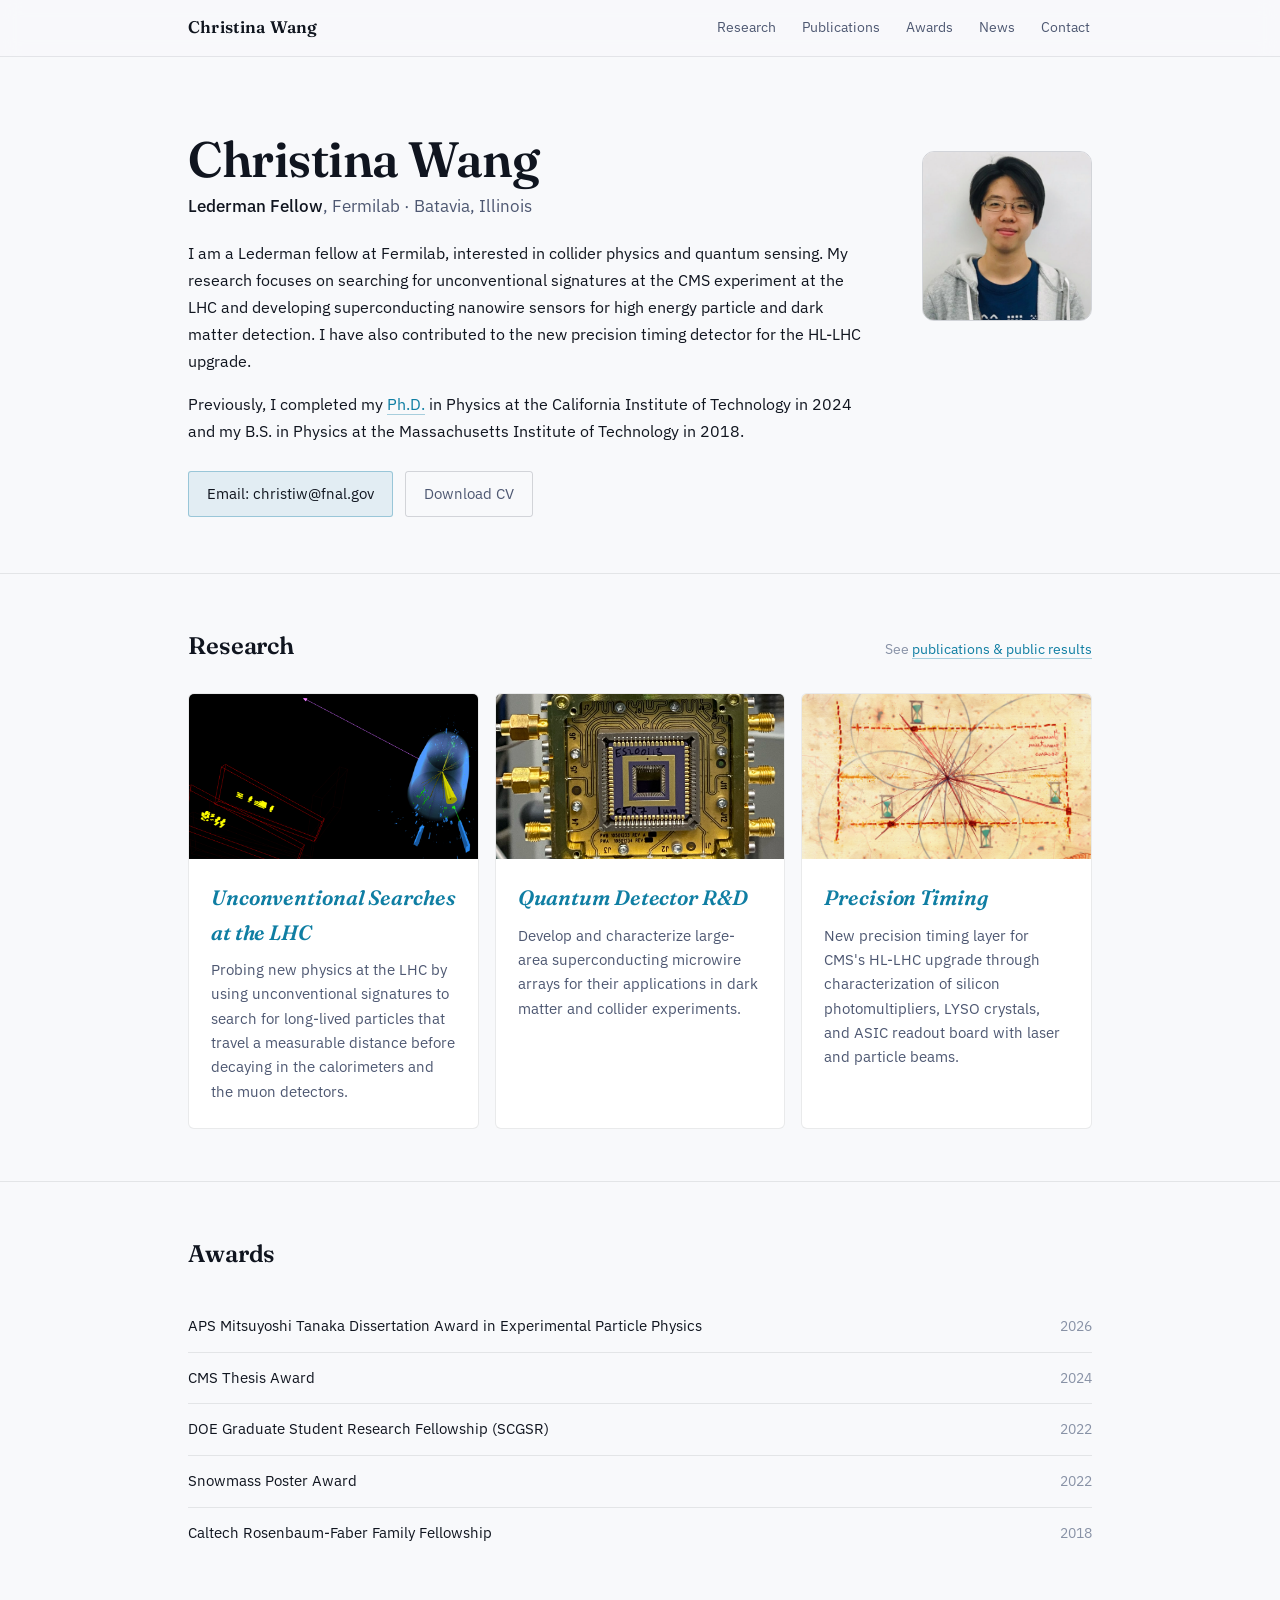
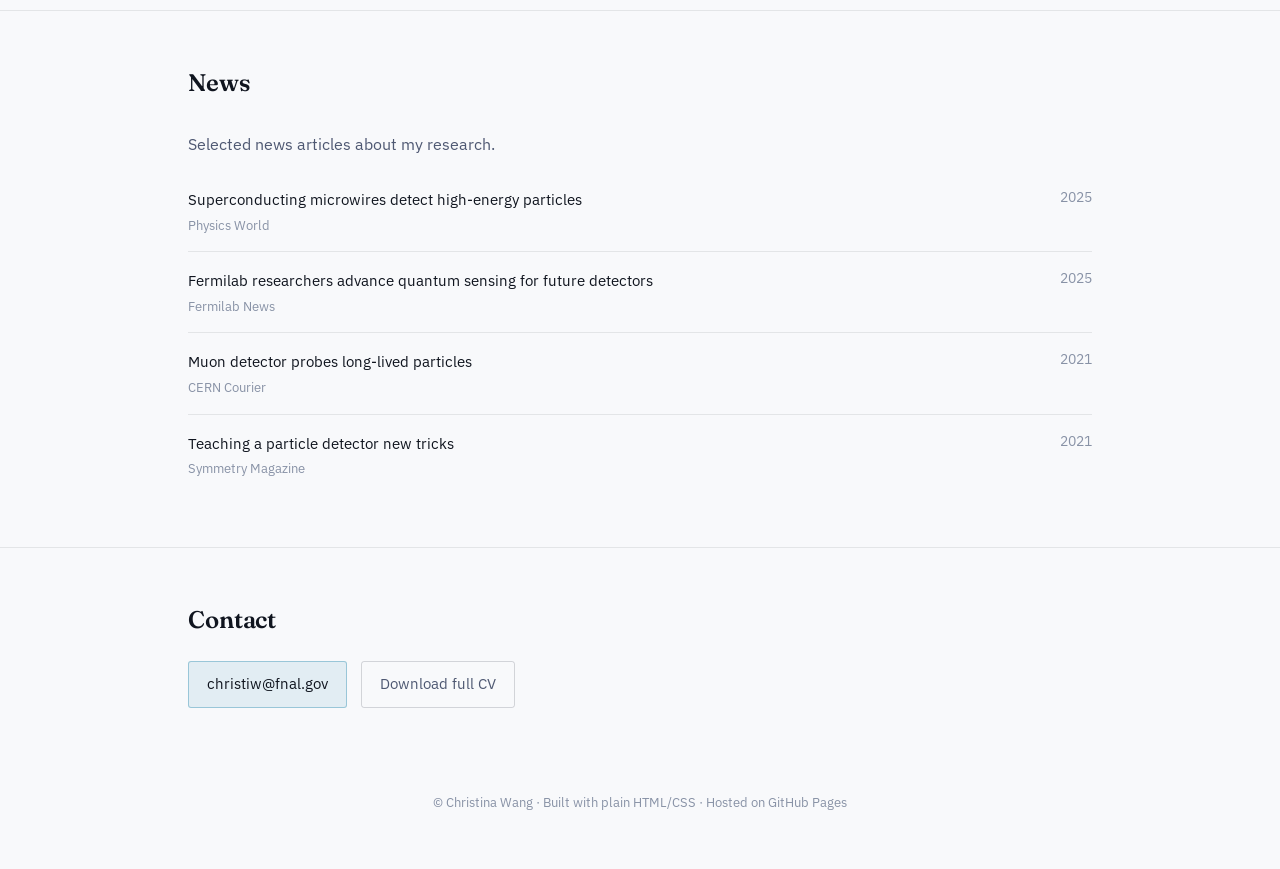
<file: index.html>
<!DOCTYPE html>
<html lang="en">
<head>
<meta charset="UTF-8">
<meta name="viewport" content="width=device-width, initial-scale=1.0">
<title>Christina Wang</title>
<link rel="icon" type="image/svg+xml" href="images/favicon.svg">
<meta name="google-site-verification" content="Y-9WrHPuITesqAHfCeSwijWd9u9XLkFRw5fLsBdk0gA" />
<meta name="description" content="Christina Wang, Lederman Fellow at Fermilab. Searches for long-lived particles at the CMS experiment and develops superconducting nanowire sensors for quantum sensing and dark matter detection.">
<link rel="canonical" href="https://christinaw97.github.io/">
<link rel="preconnect" href="https://fonts.googleapis.com">
<link rel="preconnect" href="https://fonts.gstatic.com" crossorigin>
<link href="https://fonts.googleapis.com/css2?family=Fraunces:opsz,wght,ital@9..144,400..600,0..1&family=IBM+Plex+Sans:wght@400;500;600&family=IBM+Plex+Mono:wght@400;500&display=swap" rel="stylesheet">
<link rel="stylesheet" href="style.css">
<!-- Google tag (gtag.js) -->
<script async src="https://www.googletagmanager.com/gtag/js?id=G-54VJVSNTWV"></script>
<script>
  window.dataLayer = window.dataLayer || [];
  function gtag(){dataLayer.push(arguments);}
  gtag('js', new Date());

  gtag('config', 'G-54VJVSNTWV');
</script>
</head>
<body>

<nav>
  <div class="nav-inner">
    <a class="nav-mark" href="#top">Christina Wang</a>
    <div class="nav-links">
      <a href="#research">Research</a>
      <a href="publications.html">Publications</a>
      <a href="#awards">Awards</a>
      <a href="#news">News</a>
      <a href="#contact">Contact</a>
    </div>
  </div>
</nav>

<div id="top"></div>

<header class="hero">
  <div class="wrap hero-grid">
    <div>
      <h1 class="name">Christina Wang</h1>
      <p class="role"><strong>Lederman Fellow</strong>, Fermilab · Batavia, Illinois</p>
      <p class="tagline">I am a Lederman fellow at Fermilab, interested in collider physics and quantum sensing. My research focuses on searching for unconventional signatures at the CMS experiment at the LHC and developing superconducting nanowire sensors for high energy particle and dark matter detection. I have also contributed to the new precision timing detector for the HL-LHC upgrade. </p>
      <p class="tagline">Previously, I completed my <a href="https://thesis.caltech.edu/16320/" target="_blank" rel="noopener">Ph.D.</a> in Physics at the California Institute of Technology in 2024 and my B.S. in Physics at the Massachusetts Institute of Technology in 2018.
      </p>
      <div class="hero-actions">
        <a class="btn btn-primary" href="mailto:christiw@fnal.gov">Email: christiw@fnal.gov</a>
        <a class="btn btn-ghost" href="Christina_Wang_CV.pdf" target="_blank" rel="noopener">Download CV</a>
      </div>
    </div>
    <img class="hero-photo" src="profile.png" alt="Christina Wang">
  </div>
</header>

<section id="research">
  <div class="wrap">
    <div class="section-head">
      <h2>Research</h2>
      <p class="section-note">See <a href="publications.html">publications & public results</a></p>
    </div>
    <div class="card-grid">
      <a class="card" href="publications.html#unconventional-searches-at-the-lhc">
        <img class="card-img" src="images/LLP.png" alt="">
        <div class="card-body">
          <h3><span class="card-title">Unconventional Searches at the LHC</span></h3>
          <p>Probing new physics at the LHC by using unconventional signatures to search for long-lived particles that travel a measurable distance before decaying in the calorimeters and the muon detectors.</p>
        </div>
      </a>
      <a class="card" href="publications.html#superconducting-nanowire-detectors">
        <img class="card-img" src="images/snspd.png" alt="">
        <div class="card-body">
          <h3><span class="card-title">Quantum Detector R&D</span></h3>
          <p>Develop and characterize large-area superconducting microwire arrays for their applications in dark matter and collider experiments.</p>
        </div>
      </a>
      <a class="card" href="publications.html#precision-timing">
        <img class="card-img" src="images/timing.png" alt="">
        <div class="card-body">
          <h3><span class="card-title">Precision Timing</span></h3>
          <p>New precision timing layer for CMS's HL-LHC upgrade through characterization of silicon photomultipliers, LYSO crystals, and ASIC readout board with laser and particle beams.</p>
        </div>
      </a>
    </div>
  </div>
</section>

<section id="awards">
  <div class="wrap">
    <div class="section-head">
      <h2>Awards</h2>
    </div>

    <div class="list-2col">
      <div class="entry"><a class="entry-name" href="https://www.aps.org/funding-recognition/award/mitsuyoshi-tanaka-dissertation" target="_blank" rel="noopener">APS Mitsuyoshi Tanaka Dissertation Award in Experimental Particle Physics</a><span class="entry-year">2026</span></div>
      <div class="entry"><a class="entry-name" href="https://cms.cern/news/cms-phd-thesis-award-winners-2024" target="_blank" rel="noopener">CMS Thesis Award</a><span class="entry-year">2024</span></div>
      <div class="entry"><span class="entry-name">DOE Graduate Student Research Fellowship (SCGSR)</span><span class="entry-year">2022</span></div>
      <div class="entry"><a class="entry-name" href="https://indico.fnal.gov/event/22303/contributions/243735/" target="_blank" rel="noopener">Snowmass Poster Award</a><span class="entry-year">2022</span></div>
      <div class="entry"><span class="entry-name">Caltech Rosenbaum-Faber Family Fellowship</span><span class="entry-year">2018</span></div>
    </div>
  </div>
</section>

<section id="news">
  <div class="wrap">
    <div class="section-head">
      <h2>News</h2>
    </div>
        <p>Selected news articles about my research.</p>

    <div class="news-item">
      <div>
        <a class="news-text" href="https://physicsworld.com/a/superconducting-microwires-detect-high-energy-particles/" target="_blank" rel="noopener">Superconducting microwires detect high-energy particles</a>
        <div class="news-sub">Physics World</div>
      </div>
      <div class="news-year">2025</div>
    </div>
    <div class="news-item">
      <div>
        <a class="news-text" href="https://news.fnal.gov/2025/05/fermilab-researchers-advance-quantum-sensing-for-future-detectors/" target="_blank" rel="noopener">Fermilab researchers advance quantum sensing for future detectors</a>
        <div class="news-sub">Fermilab News</div>
      </div>
      <div class="news-year">2025</div>
    </div>
    <div class="news-item">
      <div>
        <a class="news-text" href="https://cerncourier.com/a/muon-detector-probes-long-lived-particles/" target="_blank" rel="noopener">Muon detector probes long-lived particles</a>
        <div class="news-sub">CERN Courier</div>
      </div>
      <div class="news-year">2021</div>
    </div>
    <div class="news-item">
      <div>
        <a class="news-text" href="https://www.symmetrymagazine.org/article/teaching-a-particle-detector-new-tricks?language_content_entity=und" target="_blank" rel="noopener">Teaching a particle detector new tricks</a>
        <div class="news-sub">Symmetry Magazine</div>
      </div>
      <div class="news-year">2021</div>
    </div>
  </div>
</section>


<section id="contact">
  <div class="wrap">
    <h2>Contact</h2>
    <div class="contact-row">
      <a class="btn btn-primary" href="mailto:christiw@fnal.gov">christiw@fnal.gov</a>
      <a class="btn btn-ghost" href="Christina_Wang_CV.pdf" target="_blank" rel="noopener">Download full CV</a>
    </div>
  </div>
</section>

<footer>
  © Christina Wang · Built with plain HTML/CSS · Hosted on GitHub Pages
</footer>

</body>
</html>
</file>
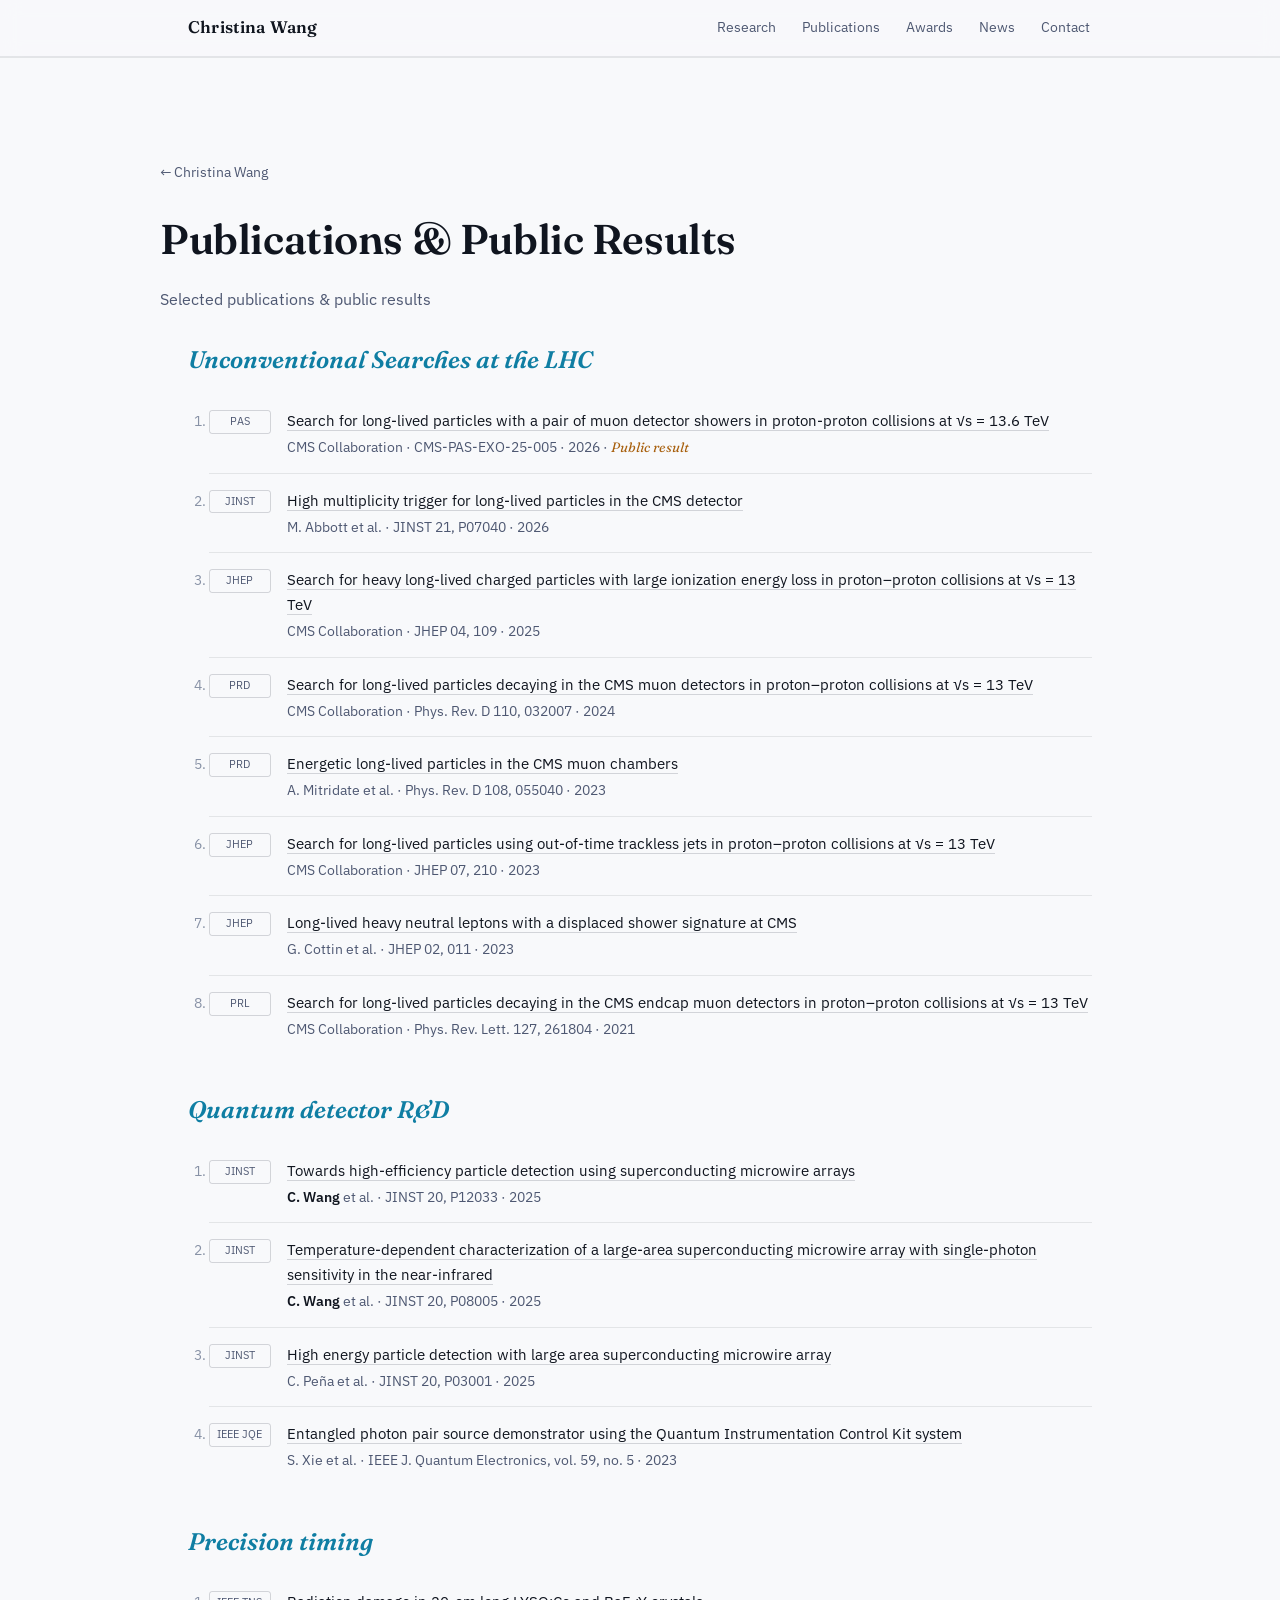
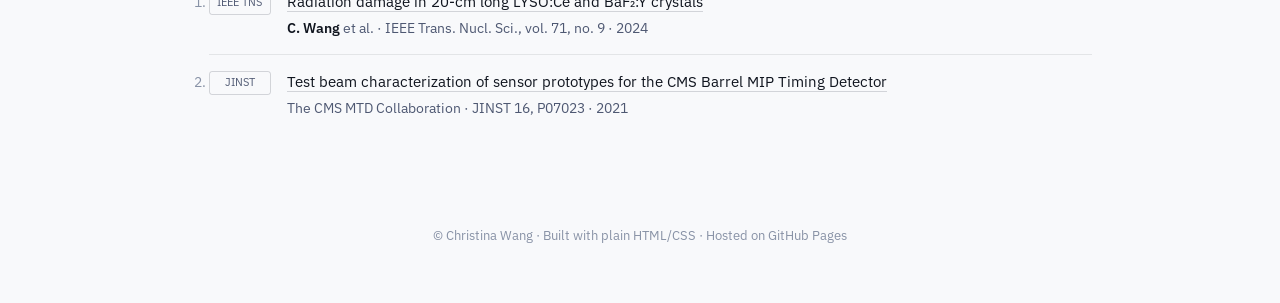
<file: publications.html>
<!DOCTYPE html>
<html lang="en">
<head>
<meta charset="UTF-8">
<meta name="viewport" content="width=device-width, initial-scale=1.0">
<title>Publications — Christina Wang</title>
<link rel="icon" type="image/svg+xml" href="images/favicon.svg">
<meta name="description" content="Publications by Christina Wang, organized by research area: unconventional searches at the LHC, superconducting nanowire detectors, and precision timing.">
<link rel="preconnect" href="https://fonts.googleapis.com">
<link rel="preconnect" href="https://fonts.gstatic.com" crossorigin>
<link href="https://fonts.googleapis.com/css2?family=Fraunces:opsz,wght,ital@9..144,400..600,0..1&family=IBM+Plex+Sans:wght@400;500;600&family=IBM+Plex+Mono:wght@400;500&display=swap" rel="stylesheet">
<link rel="stylesheet" href="style.css">
<!-- Google tag (gtag.js) -->
<script async src="https://www.googletagmanager.com/gtag/js?id=G-54VJVSNTWV"></script>
<script>
  window.dataLayer = window.dataLayer || [];
  function gtag(){dataLayer.push(arguments);}
  gtag('js', new Date());

  gtag('config', 'G-54VJVSNTWV');
</script>
</head>
<body>

<nav>
  <div class="nav-inner">
    <a class="nav-mark" href="index.html">Christina Wang</a>
    <div class="nav-links">
      <a href="index.html#research">Research</a>
      <a href="publications.html">Publications</a>
      <a href="index.html#awards">Awards</a>
      <a href="index.html#news">News</a>
      <a href="index.html#contact">Contact</a>
    </div>
  </div>
</nav>

<section id="publications">
  <div class="wrap page-head">
    <a class="back-link" href="index.html">&larr; Christina Wang</a>
    <h1>Publications & Public Results</h1>
    <p>Selected publications & public results</p>
  </div>
  <div class="wrap">

    <p class="subhead" id="unconventional-searches-at-the-lhc">Unconventional Searches at the LHC</p>
    <ol class="pub-list">
  
      <li class="pub">
        <span class="pub-badge">PAS</span>
        <div class="pub-body">
          <p class="pub-title"><a href="https://cds.cern.ch/record/2965823/files/EXO-25-005-pas.pdf" target="_blank" rel="noopener">Search for long-lived particles with a pair of muon detector showers in proton-proton collisions at √s = 13.6 TeV</a></p>
          <p class="pub-venue">CMS Collaboration · CMS-PAS-EXO-25-005 · 2026 · <span class="pub-flag">Public result</span></p>
        </div>
      </li>
      <li class="pub">
        <span class="pub-badge">JINST</span>
        <div class="pub-body">
          <p class="pub-title"><a href="https://iopscience.iop.org/article/10.1088/1748-0221/21/07/P07040" target="_blank" rel="noopener">High multiplicity trigger for long-lived particles in the CMS detector</a></p>
          <p class="pub-venue">M. Abbott et al. · JINST 21, P07040 · 2026</p>
        </div>
      </li>
      <!--     <li class="pub">
        <span class="pub-badge">PRD</span>
        <div class="pub-body">
          <p class="pub-title"><a href="https://journals.aps.org/prd/abstract/10.1103/7ldn-snzn" target="_blank" rel="noopener">Search for b-hadron decays to long-lived particles in the CMS endcap muon detectors</a></p>
          <p class="pub-venue">CMS Collaboration · Phys. Rev. D 113, 012009 · 2026</p>
        </div>
      </li>
      <li class="pub">
        <span class="pub-badge">JHEP</span>
        <div class="pub-body">
          <p class="pub-title"><a href="https://link.springer.com/article/10.1007/JHEP08(2025)156" target="_blank" rel="noopener">Search for vector-like leptons with long-lived particle decays in the CMS muon system</a></p>
          <p class="pub-venue">CMS Collaboration · JHEP 08, 156 · 2025</p>
        </div>
      </li> -->
      <li class="pub">
        <span class="pub-badge">JHEP</span>
        <div class="pub-body">
          <p class="pub-title"><a href="https://link.springer.com/article/10.1007/JHEP04(2025)109" target="_blank" rel="noopener">Search for heavy long-lived charged particles with large ionization energy loss in proton–proton collisions at √s = 13 TeV</a></p>
          <p class="pub-venue">CMS Collaboration · JHEP 04, 109 · 2025</p>
        </div>
      </li>
      <li class="pub">
        <span class="pub-badge">PRD</span>
        <div class="pub-body">
          <p class="pub-title"><a href="https://journals.aps.org/prd/abstract/10.1103/PhysRevD.110.032007" target="_blank" rel="noopener">Search for long-lived particles decaying in the CMS muon detectors in proton–proton collisions at √s = 13 TeV</a></p>
          <p class="pub-venue">CMS Collaboration · Phys. Rev. D 110, 032007 · 2024</p>
        </div>
      </li>
<!--       <li class="pub">
        <span class="pub-badge">PRD</span>
        <div class="pub-body">
          <p class="pub-title"><a href="https://journals.aps.org/prd/abstract/10.1103/PhysRevD.110.012004" target="_blank" rel="noopener">Search for long-lived heavy neutral leptons decaying in the CMS muon detectors in proton–proton collisions at √s = 13 TeV</a></p>
          <p class="pub-venue">CMS Collaboration · Phys. Rev. D 110, 012004 · 2024</p>
        </div>
      </li> -->
     <!--  <li class="pub">
        <span class="pub-badge">Detector performance note</span>
        <div class="pub-body">
          <p class="pub-title"><a href="https://cds.cern.ch/record/2865844" target="_blank" rel="noopener">Performance of long-lived particle triggers in Run 3</a></p>
          <p class="pub-venue">CMS Collaboration · CMS-DP-2023-043 · 2023 · <span class="pub-flag">Public result</span></p>
        </div>
      </li> -->
      <li class="pub">
        <span class="pub-badge">PRD</span>
        <div class="pub-body">
          <p class="pub-title"><a href="https://journals.aps.org/prd/abstract/10.1103/PhysRevD.108.055040" target="_blank" rel="noopener">Energetic long-lived particles in the CMS muon chambers</a></p>
          <p class="pub-venue">A. Mitridate et al. · Phys. Rev. D 108, 055040 · 2023</p>
        </div>
      </li>
      <li class="pub">
        <span class="pub-badge">JHEP</span>
        <div class="pub-body">
          <p class="pub-title"><a href="https://link.springer.com/article/10.1007/jhep07(2023)210" target="_blank" rel="noopener">Search for long-lived particles using out-of-time trackless jets in proton–proton collisions at √s = 13 TeV</a></p>
          <p class="pub-venue">CMS Collaboration · JHEP 07, 210 · 2023</p>
        </div>
      </li>
      <li class="pub">
        <span class="pub-badge">JHEP</span>
        <div class="pub-body">
          <p class="pub-title"><a href="https://link.springer.com/article/10.1007/JHEP02(2023)011" target="_blank" rel="noopener">Long-lived heavy neutral leptons with a displaced shower signature at CMS</a></p>
          <p class="pub-venue">G. Cottin et al. · JHEP 02, 011 · 2023</p>
        </div>
      </li>
   <!--    <li class="pub">
        <span class="pub-badge">DP</span>
        <div class="pub-body">
          <p class="pub-title"><a href="https://cds.cern.ch/record/2842376" target="_blank" rel="noopener">CSC High Multiplicity Trigger in Run 3</a></p>
          <p class="pub-venue">CMS Collaboration · CMS-DP-2022-062 · 2022 · <span class="pub-flag">Public result</span></p>
        </div>
      </li> -->
      <li class="pub">
        <span class="pub-badge">PRL</span>
        <div class="pub-body">
          <p class="pub-title"><a href="https://journals.aps.org/prl/abstract/10.1103/PhysRevLett.127.261804" target="_blank" rel="noopener">Search for long-lived particles decaying in the CMS endcap muon detectors in proton–proton collisions at √s = 13 TeV</a></p>
          <p class="pub-venue">CMS Collaboration · Phys. Rev. Lett. 127, 261804 · 2021</p>
        </div>
      </li>
    <!--   <li class="pub">
        <span class="pub-badge">arXiv</span>
        <div class="pub-body">
          <p class="pub-title"><a href="https://arxiv.org/abs/2110.14675" target="_blank" rel="noopener">Review of opportunities for new long-lived particle triggers in Run 3 of the Large Hadron Collider</a></p>
          <p class="pub-venue">Alimena et al. · arXiv:2110.14675 · 2021 · <span class="pub-flag">Public result</span></p>
        </div>
      </li> -->
    </ol>

    <p class="subhead" id="superconducting-nanowire-detectors">Quantum detector R&D</p>
    <ol class="pub-list">
      <li class="pub">
        <span class="pub-badge">JINST</span>
        <div class="pub-body">
          <p class="pub-title"><a href="https://iopscience.iop.org/article/10.1088/1748-0221/20/12/P12033" target="_blank" rel="noopener">Towards high-efficiency particle detection using superconducting microwire arrays</a></p>
          <p class="pub-venue"><strong>C. Wang</strong> et al. · JINST 20, P12033 · 2025</p>
        </div>
      </li>
      <li class="pub">
        <span class="pub-badge">JINST</span>
        <div class="pub-body">
          <p class="pub-title"><a href="https://iopscience.iop.org/article/10.1088/1748-0221/20/08/P08005" target="_blank" rel="noopener">Temperature-dependent characterization of a large-area superconducting microwire array with single-photon sensitivity in the near-infrared</a></p>
          <p class="pub-venue"><strong>C. Wang</strong> et al. · JINST 20, P08005 · 2025</p>
        </div>
      </li>
      <li class="pub">
        <span class="pub-badge">JINST</span>
        <div class="pub-body">
          <p class="pub-title"><a href="https://iopscience.iop.org/article/10.1088/1748-0221/20/03/P03001" target="_blank" rel="noopener">High energy particle detection with large area superconducting microwire array</a></p>
          <p class="pub-venue">C. Peña et al. · JINST 20, P03001 · 2025</p>
        </div>
      </li>
      <li class="pub">
        <span class="pub-badge">IEEE JQE</span>
        <div class="pub-body">
          <p class="pub-title"><a href="https://ieeexplore.ieee.org/document/10210409" target="_blank" rel="noopener">Entangled photon pair source demonstrator using the Quantum Instrumentation Control Kit system</a></p>
          <p class="pub-venue">S. Xie et al. · IEEE J. Quantum Electronics, vol. 59, no. 5 · 2023</p>
        </div>
      </li>
    </ol>

    <p class="subhead" id="precision-timing">Precision timing</p>
    <ol class="pub-list">
      <li class="pub">
        <span class="pub-badge">IEEE TNS</span>
        <div class="pub-body">
          <p class="pub-title"><a href="https://ieeexplore.ieee.org/document/10613926" target="_blank" rel="noopener">Radiation damage in 20-cm long LYSO:Ce and BaF₂:Y crystals</a></p>
          <p class="pub-venue"><strong>C. Wang</strong> et al. · IEEE Trans. Nucl. Sci., vol. 71, no. 9 · 2024</p>
        </div>
      </li>
      <li class="pub">
        <span class="pub-badge">JINST</span>
        <div class="pub-body">
          <p class="pub-title"><a href="https://iopscience.iop.org/article/10.1088/1748-0221/16/07/P07023" target="_blank" rel="noopener">Test beam characterization of sensor prototypes for the CMS Barrel MIP Timing Detector</a></p>
          <p class="pub-venue">The CMS MTD Collaboration · JINST 16, P07023 · 2021</p>
        </div>
      </li>
    </ol>

  
  </div>
</section>

<footer>
  © Christina Wang · Built with plain HTML/CSS · Hosted on GitHub Pages
</footer>

</body>
</html>
</file>
<file: style.css>
/* Christina Wang — site styles */
  :root{
    --bg: #f8f9fb;
    --bg-1: #eef1f6;
    --card: #ffffff;
    --card-2: #eef1f6;
    --line: rgba(16, 24, 40, 0.09);
    --line-strong: rgba(16, 24, 40, 0.16);
    --text: #10151f;
    --text-muted: #4e5872;
    --text-faint: #8892a6;
    --cherenkov: #0f7ea3;
    --cherenkov-soft: rgba(15, 126, 163, 0.09);
    --scint: #a8600e;
    --track: #9aa4b8;
    --max-w: 960px;
    --pad: 28px;
  }

  *{ box-sizing: border-box; }

  html{ scroll-behavior: smooth; }

  @media (prefers-reduced-motion: reduce){
    html{ scroll-behavior: auto; }
    *{ transition: none !important; animation: none !important; }
  }

  body{
    margin: 0;
    background: var(--bg);
    color: var(--text);
    font-family: "IBM Plex Sans", -apple-system, sans-serif;
    font-size: 16px;
    line-height: 1.65;
    -webkit-font-smoothing: antialiased;
  }

  a{ color: inherit; }

  .wrap{
    max-width: var(--max-w);
    margin: 0 auto;
    padding: 0 var(--pad);
  }

  /* ---------- Nav ---------- */

  nav{
    position: sticky;
    top: 0;
    z-index: 50;
    background: rgba(248, 249, 251, 0.86);
    backdrop-filter: blur(10px);
    border-bottom: 1px solid var(--line);
  }

  .nav-inner{
    max-width: var(--max-w);
    margin: 0 auto;
    padding: 0 var(--pad);
    display: flex;
    align-items: center;
    justify-content: space-between;
    height: 56px;
  }

  .nav-mark{
    font-family: "Fraunces", serif;
    font-weight: 600;
    font-size: 1.05rem;
    letter-spacing: 0.01em;
    color: var(--text);
    text-decoration: none;
    flex-shrink: 0;
  }

  .nav-links{
    display: flex;
    gap: 22px;
    overflow-x: auto;
    scrollbar-width: none;
    margin-left: 24px;
  }
  .nav-links::-webkit-scrollbar{ display: none; }

  .nav-links a{
    font-size: 0.88rem;
    color: var(--text-muted);
    text-decoration: none;
    white-space: nowrap;
    padding: 4px 2px;
    border-bottom: 1px solid transparent;
  }
  .nav-links a:hover, .nav-links a:focus-visible{
    color: var(--text);
    border-bottom-color: var(--cherenkov);
  }

  a:focus-visible, button:focus-visible{
    outline: 2px solid var(--cherenkov);
    outline-offset: 3px;
  }

  /* ---------- Hero ---------- */

  header.hero{
    padding: 76px 0 56px;
    position: relative;
    overflow: hidden;
  }

  .hero-grid{
    display: grid;
    grid-template-columns: 1fr 170px;
    gap: 40px;
    align-items: start;
  }

  .hero-photo{
    width: 170px;
    height: 170px;
    object-fit: cover;
    border-radius: 12px;
    border: 1px solid var(--line-strong);
    margin-top: 18px;
  }

  h1.name{
    font-family: "Fraunces", serif;
    font-weight: 600;
    font-size: clamp(2.3rem, 5vw, 3.1rem);
    line-height: 1.08;
    margin: 0 0 6px;
    letter-spacing: -0.01em;
  }

  .role{
    font-size: 1.05rem;
    color: var(--text-muted);
    margin: 0 0 20px;
  }
  .role strong{ color: var(--text); font-weight: 500; }

  .tagline{
    font-size: 1.02rem;
    color: var(--text);
    max-width: 68ch;
    margin: 0 0 16px;
  }
  .tagline:last-of-type{ margin-bottom: 26px; }
  .tagline a{ color: var(--cherenkov); text-decoration: none; border-bottom: 1px solid rgba(15,126,163,0.35); }
  .tagline a:hover, .tagline a:focus-visible{ border-bottom-color: var(--cherenkov); }

  .hero-actions{
    display: flex;
    gap: 12px;
    flex-wrap: wrap;
  }

  .btn{
    display: inline-flex;
    align-items: center;
    gap: 8px;
    padding: 10px 18px;
    border-radius: 3px;
    font-size: 0.92rem;
    text-decoration: none;
    border: 1px solid var(--line-strong);
    transition: border-color 0.15s ease, background 0.15s ease;
  }
  .btn-primary{
    background: var(--cherenkov-soft);
    border-color: rgba(15, 126, 163, 0.35);
    color: var(--text);
  }
  .btn-primary:hover{ background: rgba(15, 126, 163, 0.18); border-color: var(--cherenkov); }
  .btn-ghost{ color: var(--text-muted); }
  .btn-ghost:hover{ color: var(--text); border-color: var(--line-strong); background: var(--card); }

  @media (max-width: 680px){
    .hero-grid{ grid-template-columns: 1fr; }
    .hero-photo{ order: -1; width: 130px; height: 130px; margin: 0 0 8px; }
  }

  /* ---------- Sections ---------- */

  section{
    padding: 52px 0;
    border-top: 1px solid var(--line);
  }

  .section-head{
    display: flex;
    align-items: baseline;
    justify-content: space-between;
    gap: 16px;
    margin-bottom: 28px;
  }

  h2{
    font-family: "Fraunces", serif;
    font-weight: 600;
    font-size: 1.5rem;
    margin: 0;
    letter-spacing: -0.005em;
  }

  .section-note{
    font-size: 0.86rem;
    color: var(--text-faint);
    margin: 0;
  }
  .section-note a{ color: var(--cherenkov); text-decoration: none; border-bottom: 1px solid rgba(15,126,163,0.35); }
  .section-note a:hover, .section-note a:focus-visible{ border-bottom-color: var(--cherenkov); }

  p{ color: var(--text-muted); margin: 0 0 14px; }
  p:last-child{ margin-bottom: 0; }

  /* Research cards */

  .card-grid{
    display: grid;
    grid-template-columns: repeat(3, 1fr);
    gap: 16px;
  }
  @media (max-width: 620px){ .card-grid{ grid-template-columns: 1fr; } }

  .card{
    display: block;
    background: var(--card);
    border: 1px solid var(--line);
    border-radius: 6px;
    overflow: hidden;
    color: inherit;
    text-decoration: none;
    transition: border-color 0.15s ease;
  }
  .card:hover, .card:focus-visible{ border-color: var(--cherenkov); }

  .card-img{
    display: block;
    width: 100%;
    height: 165px;
    object-fit: cover;
  }

  .card-body{
    padding: 22px 22px 24px;
  }

  .card h3{
    font-family: "Fraunces", serif;
    font-style: italic;
    font-weight: 600;
    font-size: 1.3rem;
    color: var(--cherenkov);
    letter-spacing: -0.005em;
    margin: 0 0 8px;
  }
  .card-title{
    border-bottom: 1px solid transparent;
    transition: border-color 0.15s ease;
  }
  .card:hover .card-title, .card:focus-visible .card-title{ border-bottom-color: var(--cherenkov); }

  .card p{ font-size: 0.92rem; margin: 0; }

  /* Publications */

  .pub-list{
    list-style: decimal;
    margin: 0 0 8px;
    padding-left: 1.3em;
  }
  .pub-list::marker{ color: var(--text-faint); }
  .pub-list li::marker{ color: var(--text-faint); font-size: 0.85rem; }

  .pub{
    padding: 14px 0;
    border-bottom: 1px solid var(--line);
  }
  .pub::after{ content: ""; display: table; clear: both; }
  .pub:last-child{ border-bottom: none; }

  .pub-badge{
    float: left;
    width: 62px;
    font-size: 0.68rem;
    color: var(--text-muted);
    border: 1px solid var(--line-strong);
    border-radius: 3px;
    padding: 2px 0;
    text-align: center;
    margin-top: 2px;
  }

  .pub-body{ margin-left: 78px; }
  .pub-title{ color: var(--text); font-size: 0.95rem; margin: 0 0 3px; }
  .pub-title a{ color: inherit; text-decoration: none; border-bottom: 1px solid var(--line-strong); }
  .pub-title a:hover, .pub-title a:focus-visible{ color: var(--cherenkov); border-bottom-color: var(--cherenkov); }
  .pub-venue{ color: var(--text-muted); font-size: 0.85rem; }
  .pub-venue strong{ color: var(--text); font-weight: 600; }
  .pub-flag{
    font-family: "Fraunces", serif;
    font-style: italic;
    color: var(--scint);
  }

  @media (max-width: 560px){
    .pub-badge{ float: none; display: inline-block; margin-bottom: 6px; }
    .pub-body{ margin-left: 0; }
  }

  /* Awards */

  .list-2col{
    display: grid;
    grid-template-columns: 1fr;
  }

  .entry{
    display: flex;
    justify-content: space-between;
    gap: 12px;
    padding: 13px 0;
    border-bottom: 1px solid var(--line);
  }
  .list-2col .entry:last-child{ border-bottom: none; }

  .entry-name{ color: var(--text); font-size: 0.93rem; }
  a.entry-name{
    position: relative;
    text-decoration: none;
    transition: color 0.15s ease;
  }
  a.entry-name::after{
    content: "";
    position: absolute;
    left: 0;
    right: 0;
    bottom: -2px;
    height: 1px;
    background: var(--cherenkov);
    transform: scaleX(0);
    transform-origin: left;
    transition: transform 0.25s ease;
  }
  a.entry-name:hover, a.entry-name:focus-visible{ color: var(--cherenkov); }
  a.entry-name:hover::after, a.entry-name:focus-visible::after{ transform: scaleX(1); }
  .entry-sub{ color: var(--text-faint); font-size: 0.82rem; margin-top: 2px; }
  .entry-year{
    color: var(--text-faint);
    font-size: 0.85rem;
    white-space: nowrap;
    flex-shrink: 0;
    padding-top: 1px;
  }

  .subhead{
    font-family: "Fraunces", serif;
    font-style: italic;
    font-weight: 600;
    font-size: 1.5rem;
    color: var(--cherenkov);
    margin: 36px 0 14px;
    scroll-margin-top: 76px;
  }
  .subhead:first-child{ margin-top: 20px; }

  /* News */

  .news-item{
    display: flex;
    gap: 16px;
    padding: 15px 0;
    border-bottom: 1px solid var(--line);
    align-items: flex-start;
    justify-content: space-between;
  }
  .news-item:last-child{ border-bottom: none; }
  .news-text{ color: var(--text); font-size: 0.93rem; text-decoration: none; }
  a.news-text{
    position: relative;
    transition: color 0.15s ease;
  }
  a.news-text::after{
    content: "";
    position: absolute;
    left: 0;
    right: 0;
    bottom: -2px;
    height: 1px;
    background: var(--cherenkov);
    transform: scaleX(0);
    transform-origin: left;
    transition: transform 0.25s ease;
  }
  a.news-text:hover, a.news-text:focus-visible{ color: var(--cherenkov); }
  a.news-text:hover::after, a.news-text:focus-visible::after{ transform: scaleX(1); }
  .news-sub{ color: var(--text-faint); font-size: 0.82rem; margin-top: 2px; }
  .news-year{ color: var(--text-faint); font-size: 0.85rem; white-space: nowrap; flex-shrink: 0; padding-left: 16px; }

  /* Contact / footer */

  .contact-row{
    display: flex;
    flex-wrap: wrap;
    gap: 14px;
    margin-top: 22px;
  }

  footer{
    padding: 32px 0 56px;
    text-align: center;
    color: var(--text-faint);
    font-size: 0.82rem;
  }


/* Sub-page header (Publications) */

.page-head{ padding: 48px 0 8px; }

.back-link{
  display: inline-flex;
  align-items: center;
  gap: 6px;
  font-size: 0.85rem;
  color: var(--text-muted);
  text-decoration: none;
  margin-bottom: 22px;
}
.back-link:hover, .back-link:focus-visible{ color: var(--cherenkov); }

.page-head h1{
  font-family: "Fraunces", serif;
  font-weight: 600;
  font-size: clamp(2rem, 4vw, 2.6rem);
  margin: 0 0 12px;
  letter-spacing: -0.01em;
}

.page-head p{ color: var(--text-muted); max-width: 58ch; }
</file>
